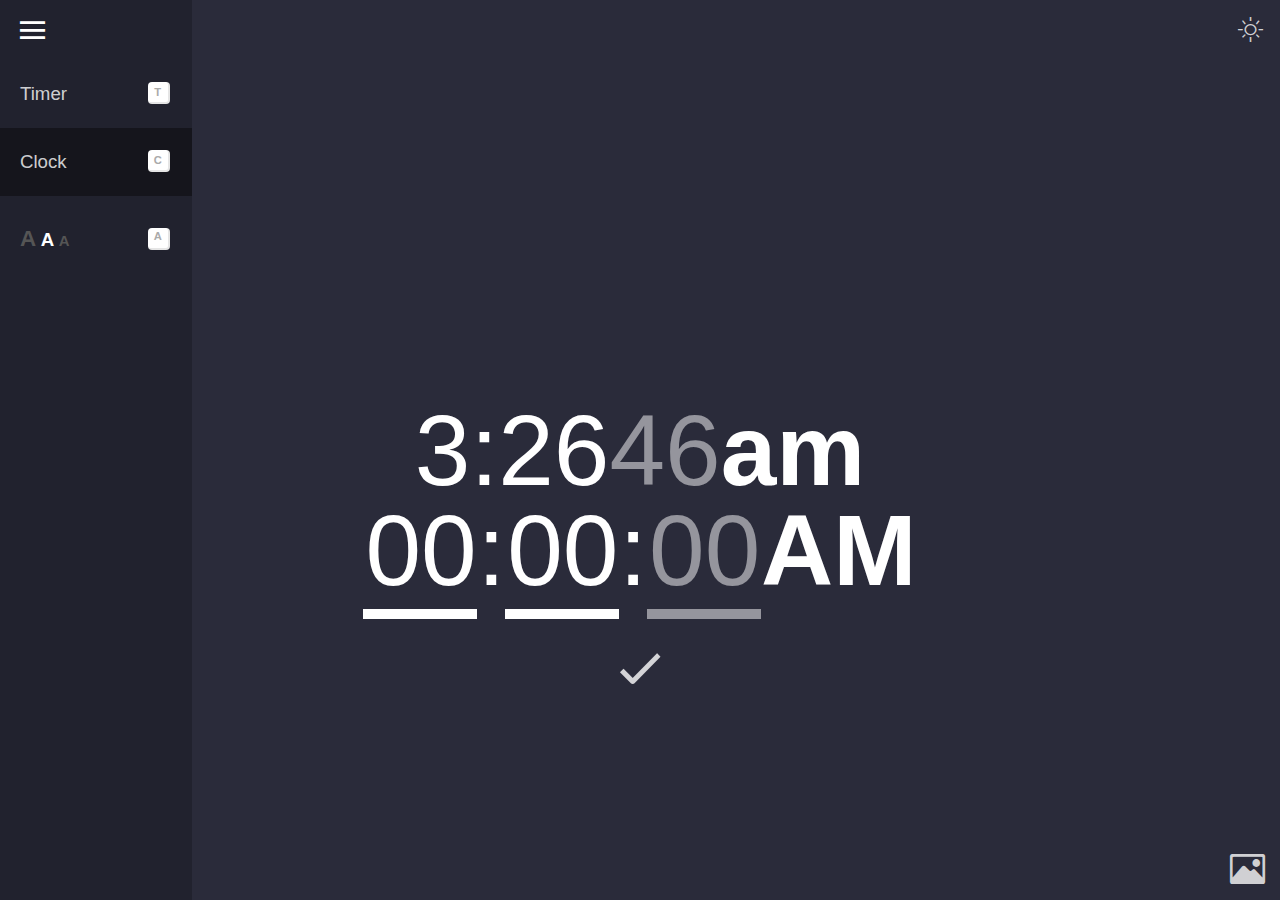
<file: index.html>
<!DOCTYPE html>
<html lang="en">
<head>
	<meta charset="UTF-8">
	<title>Online Stopwatch Timer</title>
	<link href="css/ionicons.min.css" rel="stylesheet" type="text/css">
	<link href="css/style.css" rel="stylesheet" type="text/css">
</head>
<body>
	<i id="brightness" class="btn ion-ios-sunny-outline"></i>
	<i id="scenic" class="btn ion-image"></i>
	<i id="togglemenu" class="btn ion-navicon"></i>
	<aside id="menu">
		<ul>
			<li class="btn timer"><i class="keybtn">T</i> Timer</li>
			<li class="btn clock selected"><i class="keybtn">C</i> Clock</li>
			<button class="size">
				<span class="big">A</span>
				<span class="medium selected">A</span>
				<span class="small">A</span>
				<i class="keybtn">A</i>
			</button>
		</ul>
	</aside>
	<section class="container medium">
		<div id="clock" class="mode visible">
			<div class="container">
				<span class="hour">0</span><span>:</span><span class="minute">00</span><span class="second">00</span><span class="ampm">AM</span>
			</div>
			<div class="edit">
				<input class="hour" value="00" maxlength="1"><span>:</span><input class="minute" value="00" maxlength="2"><span>:</span><input class="second" value="00" maxlength="2"><span><span class="ampm">AM</span>
			</div>
			<span class="btn confirm ion-ios-checkmark-empty"></span>
			<audio id="ping" src="audio/chime.mp3" preload="auto"></audio>
		</div>	
		<div id="timer" class="mode">
			<div class="container">
				<span class="hour">0</span><span>:</span><span class="minute">00</span><span>:</span><span class="second">00</span><span>:</span><span class="mili">00</span>
			</div>
			<div class="edit">
				<input class="hour" value="0" maxlength="1"><span>:</span><input class="minute" value="00" maxlength="2"><span>:</span><input class="second" value="00" maxlength="2"><span>:</span><input class="mili" value="00" maxlength="2">
			</div>
			<span class="btn confirm ion-ios-checkmark-empty"></span>
			<span class="btn reset ion-ios-refresh-empty"></span>
			<audio id="ping" src="audio/chime.mp3" preload="auto"></audio>
		</div>	
	</section>

	<script src="js/jquery.min.js"></script>
	<script src="js/javascript.js"></script>
</body>
</html>
</file>
<file: css/style.css>
::selection{color:#fff;background:#5f606b}body{background:#2a2b3a;margin:0;padding:0;color:#fff;font:14pt/1.5 Helvetica;transition:background 200ms ease-in-out}ul{margin:0;padding:0}a:hover,.btn:hover{cursor:pointer}.btn{color:rgba(255,255,255,0.8);z-index:100}.btn:hover{color:#fff;cursor:pointer}.btn.disabled{color:rgba(255,255,255,0.2)}.hide{display:none}.keybtn{background:#fff;border:0 solid rgba(0,0,0,0.1);border-bottom-width:2px;border-right-width:2px;border-radius:4px;padding:.2em;margin:.2em;font-style:normal;font-weight:bold;color:#aaa;width:1.4em;height:1.4em;font-size:.6em;text-align:center}#brightness{position:absolute;top:0;right:0;text-align:center;margin:10px;width:40px;font:40px/1 Helvetica}#scenic{position:absolute;font:40px/1 Helvetica;margin:10px;width:40px;bottom:0;right:0}#togglemenu{position:absolute;top:0;left:0;padding:10px 20px;height:100%;text-align:center;width:40px;font:40px/1 Helvetica;z-index:1338;box-sizing:border-box}#menu{position:absolute;left:0;top:0;width:15%;height:100%;max-width:100%;display:none;z-index:1337;background:rgba(0,0,0,0.2)}#menu ul{position:relative;padding-top:60px;list-style:none}#menu ul li.btn{padding:20px}#menu ul li.btn i{float:right}#menu ul li.btn:hover{background:#000 !important;cursor:pointer}#menu ul li.btn.selected{background:#15151c}#menu ul button.size{padding:20px;font-weight:bold;padding-top:30px;display:inline-block;width:100%;background:none;border:none;color:#555;font-size:1em;text-align:left}#menu ul button.size:focus{outline:none}#menu ul button.size .big{font-size:1.2em}#menu ul button.size .medium{font-size:1em}#menu ul button.size .small{font-size:.8em}#menu ul button.size i{float:right}#menu ul button.size .selected{color:#fff}#menu ul button.size:hover{cursor:pointer;color:#999 !important}section.container{position:absolute;height:100px;top:50%;width:100%;margin-top:-50px;text-align:center;font-size:100px;transition:all 200ms ease-in-out;z-index:50}section.container.big{height:200px;margin-top:-100px}section.container.big .mode{font-size:200px}section.container.small{height:50px;margin-top:-25px}section.container.small .mode{font-size:50px}section.container .mode{font-weight:100;line-height:1;margin:auto;display:inline-block;vertical-align:top;position:relative;box-shadow:0 0 0 0 transparent;transition:all 200ms ease-in-out}section.container .mode span{transition:background 200ms ease-in-out}section.container .mode .container:hover span{background:#fff;color:#2a2b3a !important;cursor:pointer}section.container .mode input{border:none;background:none;font:1em/1 helvetica;display:inline-block;font-weight:100;margin-top:-0.1em;width:1.1em;text-align:right;border-bottom:.1em solid;color:#fff;transition:border-bottom-width 200ms ease-in-out}section.container .mode input:focus{outline:none;border-bottom-width:.2em}section.container #clock .second{color:rgba(255,255,255,0.5)}section.container #clock:hover .second{color:rgba(0,0,0,0.3)}section.container #clock .ampm{font-weight:bold}section.container #timer .container{display:inline-block;position:relative}section.container #timer input.hour{width:.55em !important}section.container #timer .second{color:rgba(255,255,255,0.7)}section.container #timer .mili{color:rgba(255,255,255,0.4)}section.container #timer.active .container:hover span{background:#5af598}section.container #timer.finished .container{box-shadow:0 0 0 40px rgba(80,255,150,0.5)}section.container #timer.finished .container span{color:#fff !important;background:#5af598 !important}section.container #timer .edit{display:none}section.container #timer .btn{position:absolute;left:100%;top:1em;margin-top:-0.5em;height:1em;width:1em;font-size:.5em;opacity:.4;transition:all 200ms ease-in-out;display:none}section.container #timer .btn:hover{cursor:pointer;opacity:.7}body.scenic{background:url('../img/lol.jpg');background-size:cover}body.scenic:after{content:"";position:absolute;width:100%;height:100%;background:rgba(0,0,0,0.1);z-index:0}body.light{background:#f9f9f9;color:#5f65d1}body.light .mode .container:hover span{background:#5f65d1;color:#fff !important}body.light #clock .second{color:rgba(0,0,0,0.2)}body.light #timer .hour{color:#5f65d1}body.light #timer .minute{color:#5f65d1}body.light #timer .second{color:#9a9ee2}body.light #timer .mili{color:#d6d7f3}body.light .btn{color:rgba(0,0,0,0.5)}body.light .btn:hover{color:#000;cursor:pointer}body.light #menu{background:rgba(255,255,255,0.5)}body.light #menu li:hover{background:#e4e6fe !important}body.light #menu li.selected{background:#cbcefe}body.light #menu .size{color:#ddd}body.light #menu .size .selected{color:#999}body.light #menu .size:hover{color:#ccc !important}
</file>
